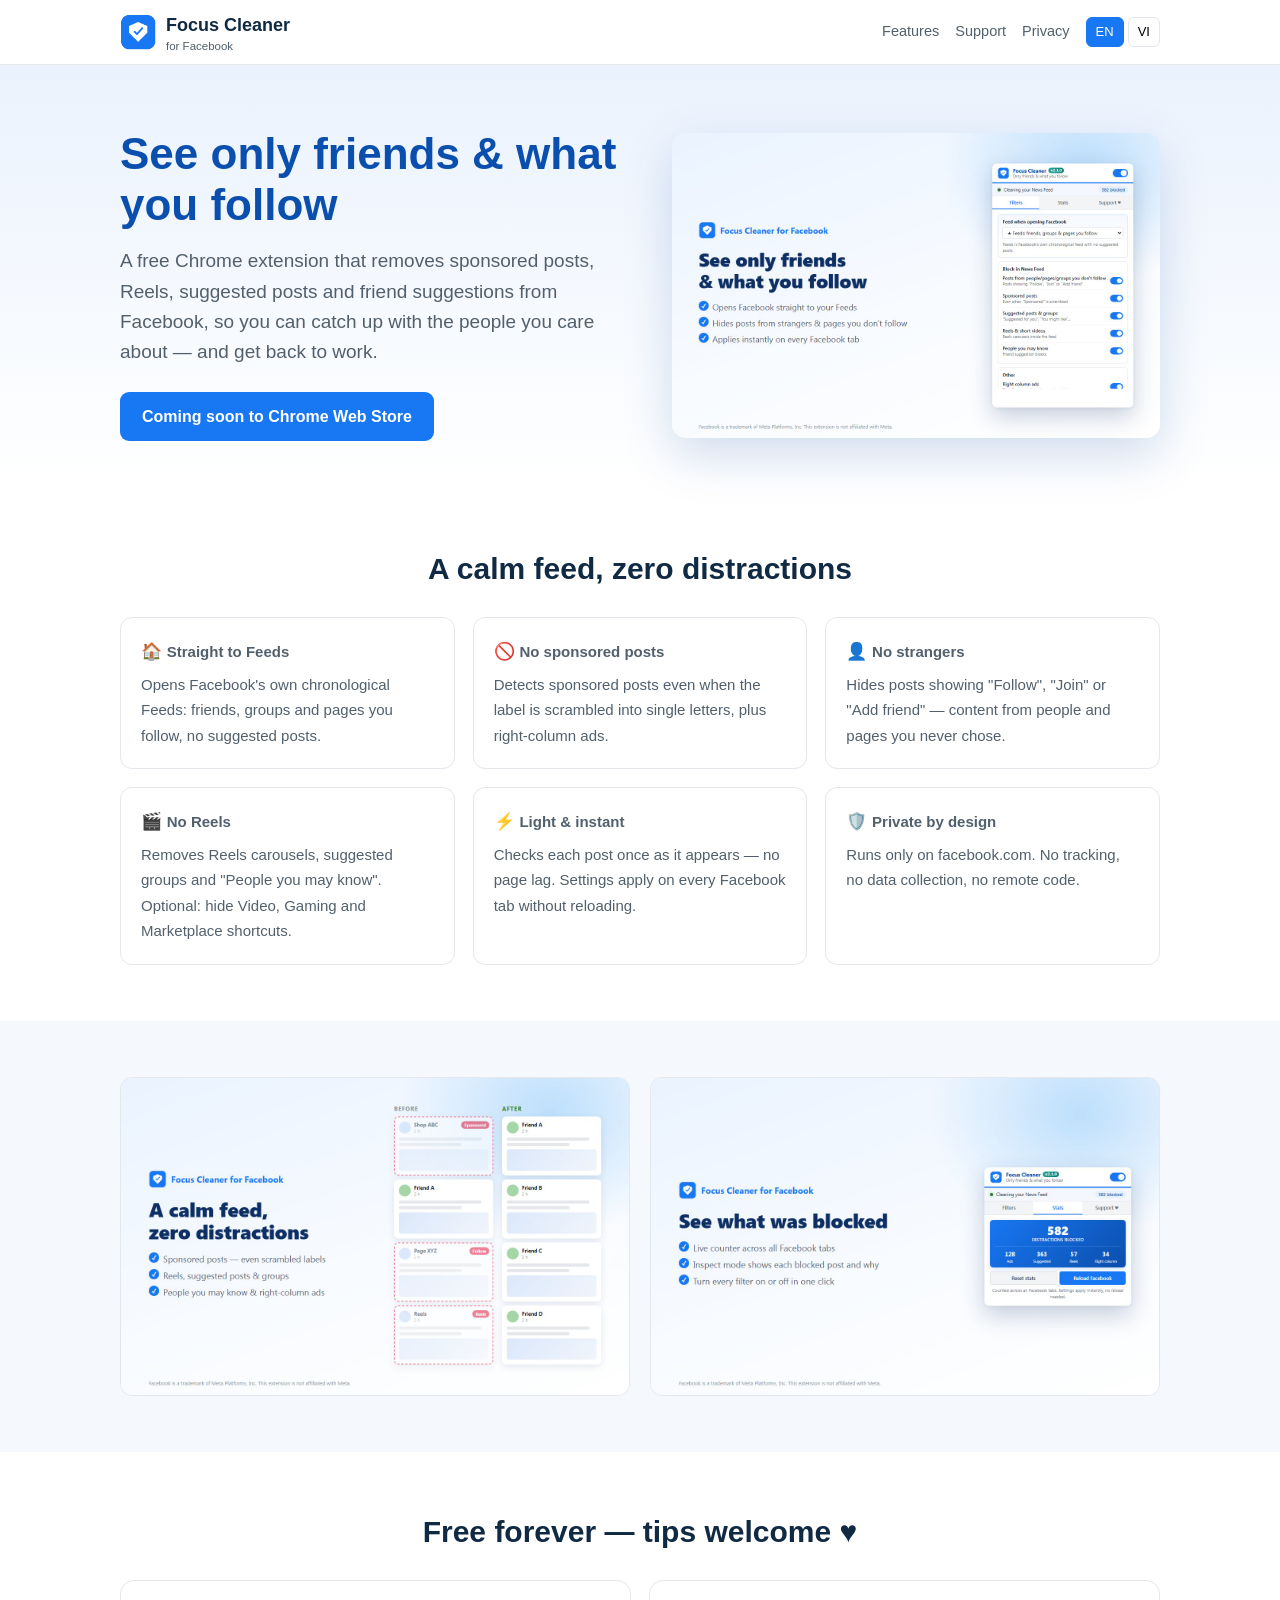
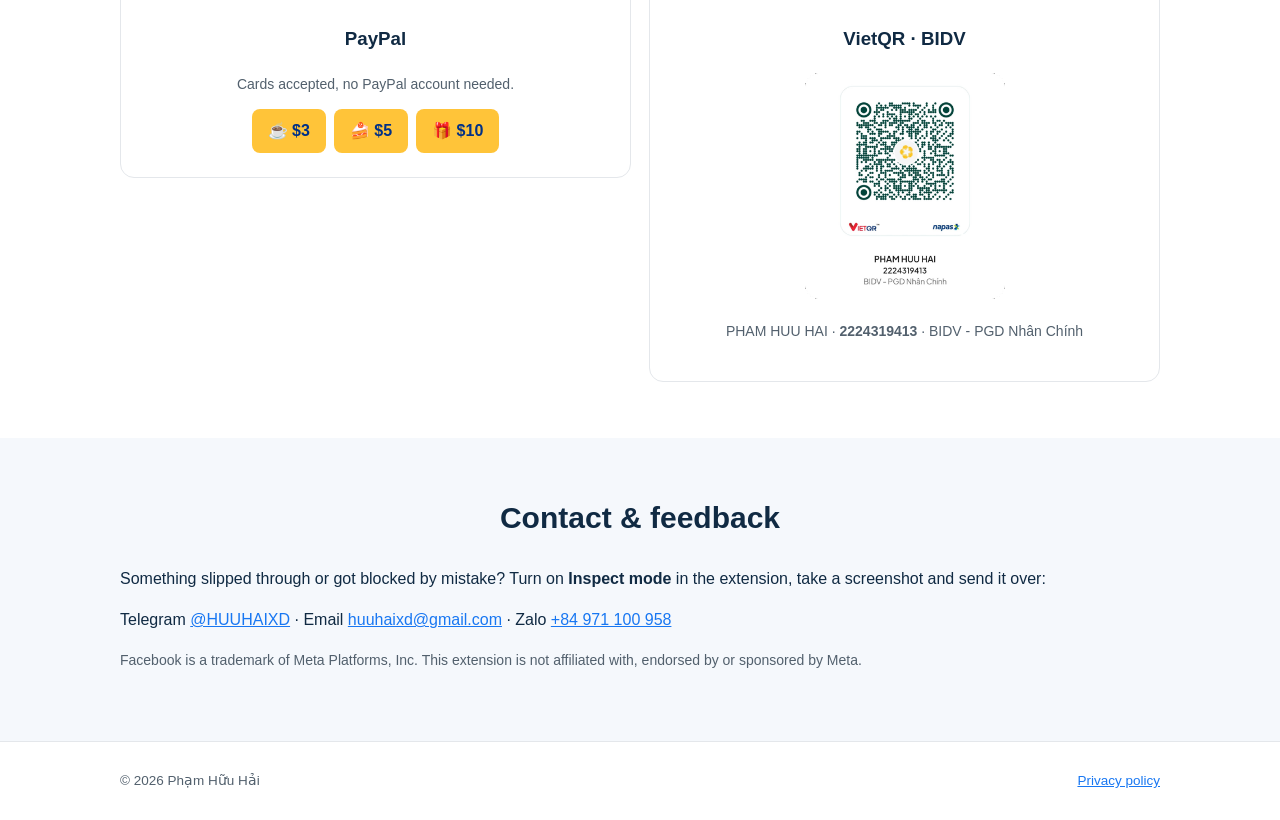
<file: index.html>
<!DOCTYPE html>
<html lang="en">
<head>
  <meta charset="UTF-8">
  <meta name="viewport" content="width=device-width, initial-scale=1">
  <title>Focus Cleaner for Facebook — Only friends & what you follow</title>
  <meta name="description" content="Free Chrome extension: see only posts from friends and pages you follow. Hides sponsored posts, Reels, suggested posts and friend suggestions on Facebook.">
  <link rel="icon" href="favicon.png">
  <link rel="stylesheet" href="style.css">
  <style>
    .donate { display: grid; grid-template-columns: 1fr 1fr; gap: 18px; align-items: start; }
    .donate .plan img { width: 200px; max-width: 100%; }
    .pp { display: flex; gap: 8px; justify-content: center; flex-wrap: wrap; margin-top: 12px; }
    .pp a { background: #ffc439; color: #003087; font-weight: 700; padding: 9px 16px; border-radius: 8px; text-decoration: none; }
    .pp a:hover { background: #f2b827; }
    .note { color: var(--muted); font-size: 14px; }
    @media (max-width: 820px) { .donate { grid-template-columns: 1fr; } }
  </style>
  <script src="lang.js"></script>
</head>
<body>
  <header class="top">
    <div class="wrap">
      <a class="brand" href="index.html"><img src="icon.png" alt=""><span>Focus Cleaner<small>for Facebook</small></span></a>
      <nav>
        <a class="hide-sm" href="#features"><span data-lang="en">Features</span><span data-lang="vi">Tính năng</span></a>
        <a class="hide-sm" href="#support"><span data-lang="en">Support</span><span data-lang="vi">Ủng hộ</span></a>
        <a class="hide-sm" href="privacy.html"><span data-lang="en">Privacy</span><span data-lang="vi">Quyền riêng tư</span></a>
        <span class="lang-switch"><button data-l="en">EN</button> <button data-l="vi">VI</button></span>
      </nav>
    </div>
  </header>

  <div class="hero">
    <div class="wrap">
      <div>
        <h1>
          <span data-lang="en">See only friends & what you follow</span>
          <span data-lang="vi">Chỉ bạn bè & những gì bạn theo dõi</span>
        </h1>
        <p class="lead">
          <span data-lang="en">A free Chrome extension that removes sponsored posts, Reels, suggested posts and friend suggestions from Facebook, so you can catch up with the people you care about — and get back to work.</span>
          <span data-lang="vi">Tiện ích Chrome miễn phí giúp loại bỏ quảng cáo, Reels, bài gợi ý và gợi ý kết bạn trên Facebook — để bạn xem tin của người thân, bạn bè rồi quay lại công việc.</span>
        </p>
        <a class="btn primary" id="cta-store" href="#support"><span data-lang="en">Coming soon to Chrome Web Store</span><span data-lang="vi">Sắp có trên Chrome Web Store</span></a>
      </div>
      <div>
        <img class="shot" data-lang="en" src="shot-en-1.jpg" alt="Focus Cleaner popup">
        <img class="shot" data-lang="vi" src="shot-vi-1.jpg" alt="Giao diện Focus Cleaner">
      </div>
    </div>
  </div>

  <section id="features">
    <div class="wrap">
      <h2><span data-lang="en">A calm feed, zero distractions</span><span data-lang="vi">Bảng tin yên tĩnh, không xao nhãng</span></h2>
      <div class="features">
        <div class="feature"><b>🏠 <span data-lang="en">Straight to Feeds</span><span data-lang="vi">Vào thẳng Feeds</span></b>
          <span data-lang="en">Opens Facebook's own chronological Feeds: friends, groups and pages you follow, no suggested posts.</span>
          <span data-lang="vi">Mở bảng tin Feeds theo thời gian của Facebook: bạn bè, nhóm, trang bạn theo dõi, không bài gợi ý.</span></div>
        <div class="feature"><b>🚫 <span data-lang="en">No sponsored posts</span><span data-lang="vi">Không quảng cáo</span></b>
          <span data-lang="en">Detects sponsored posts even when the label is scrambled into single letters, plus right-column ads.</span>
          <span data-lang="vi">Nhận diện quảng cáo kể cả khi nhãn "Được tài trợ" bị băm thành từng ký tự, cùng quảng cáo cột phải.</span></div>
        <div class="feature"><b>👤 <span data-lang="en">No strangers</span><span data-lang="vi">Không người lạ</span></b>
          <span data-lang="en">Hides posts showing "Follow", "Join" or "Add friend" — content from people and pages you never chose.</span>
          <span data-lang="vi">Ẩn bài có nút "Theo dõi", "Tham gia", "Thêm bạn bè" — nội dung từ người và trang bạn chưa từng chọn.</span></div>
        <div class="feature"><b>🎬 <span data-lang="en">No Reels</span><span data-lang="vi">Không Reels</span></b>
          <span data-lang="en">Removes Reels carousels, suggested groups and "People you may know". Optional: hide Video, Gaming and Marketplace shortcuts.</span>
          <span data-lang="vi">Gỡ khối Reels, gợi ý nhóm, "Những người bạn có thể biết". Tùy chọn ẩn lối tắt Video, Gaming, Marketplace.</span></div>
        <div class="feature"><b>⚡ <span data-lang="en">Light & instant</span><span data-lang="vi">Nhẹ & tức thì</span></b>
          <span data-lang="en">Checks each post once as it appears — no page lag. Settings apply on every Facebook tab without reloading.</span>
          <span data-lang="vi">Mỗi bài chỉ kiểm tra khi xuất hiện — không giật lag. Cài đặt áp dụng ngay trên mọi tab, không cần tải lại.</span></div>
        <div class="feature"><b>🛡️ <span data-lang="en">Private by design</span><span data-lang="vi">Riêng tư tuyệt đối</span></b>
          <span data-lang="en">Runs only on facebook.com. No tracking, no data collection, no remote code.</span>
          <span data-lang="vi">Chỉ chạy trên facebook.com. Không theo dõi, không thu thập dữ liệu, không tải mã từ xa.</span></div>
      </div>
    </div>
  </section>

  <section class="alt">
    <div class="wrap">
      <div class="shots">
        <img data-lang="en" src="shot-en-2.jpg" alt="Before and after"><img data-lang="en" src="shot-en-3.jpg" alt="Stats">
        <img data-lang="vi" src="shot-vi-2.jpg" alt="Trước và sau"><img data-lang="vi" src="shot-vi-3.jpg" alt="Thống kê">
      </div>
    </div>
  </section>

  <section id="support">
    <div class="wrap">
      <h2><span data-lang="en">Free forever — tips welcome ♥</span><span data-lang="vi">Miễn phí mãi mãi — rất cảm ơn bạn ủng hộ ♥</span></h2>
      <div class="donate">
        <div class="plan">
          <h3>PayPal</h3>
          <p class="note"><span data-lang="en">Cards accepted, no PayPal account needed.</span><span data-lang="vi">Thanh toán bằng thẻ quốc tế, không cần tài khoản PayPal.</span></p>
          <div class="pp">
            <a href="https://www.paypal.com/cgi-bin/webscr?cmd=_xclick&business=huuhaixd%40gmail.com&item_name=Support+Focus+Cleaner+for+Facebook+development&amount=3.00&currency_code=USD&no_shipping=1">☕ $3</a>
            <a href="https://www.paypal.com/cgi-bin/webscr?cmd=_xclick&business=huuhaixd%40gmail.com&item_name=Support+Focus+Cleaner+for+Facebook+development&amount=5.00&currency_code=USD&no_shipping=1">🍰 $5</a>
            <a href="https://www.paypal.com/cgi-bin/webscr?cmd=_xclick&business=huuhaixd%40gmail.com&item_name=Support+Focus+Cleaner+for+Facebook+development&amount=10.00&currency_code=USD&no_shipping=1">🎁 $10</a>
          </div>
        </div>
        <div class="plan">
          <h3>VietQR · BIDV</h3>
          <img src="donate_bidv.png" alt="VietQR BIDV 2224319413 PHAM HUU HAI">
          <p class="note">PHAM HUU HAI · <b>2224319413</b> · BIDV - PGD Nhân Chính</p>
        </div>
      </div>
    </div>
  </section>

  <section class="alt" id="contact">
    <div class="wrap">
      <h2><span data-lang="en">Contact & feedback</span><span data-lang="vi">Liên hệ & góp ý</span></h2>
      <p>
        <span data-lang="en">Something slipped through or got blocked by mistake? Turn on <b>Inspect mode</b> in the extension, take a screenshot and send it over:</span>
        <span data-lang="vi">Gặp bài rác lọt lưới hoặc bị chặn nhầm? Bật <b>Chế độ kiểm tra</b> trong tiện ích, chụp màn hình và gửi cho tác giả:</span>
      </p>
      <p>Telegram <a href="https://t.me/HUUHAIXD">@HUUHAIXD</a> · Email <a href="mailto:huuhaixd@gmail.com">huuhaixd@gmail.com</a> · Zalo <a href="https://zalo.me/84971100958">+84 971 100 958</a></p>
      <p class="note">
        <span data-lang="en">Facebook is a trademark of Meta Platforms, Inc. This extension is not affiliated with, endorsed by or sponsored by Meta.</span>
        <span data-lang="vi">Facebook là nhãn hiệu của Meta Platforms, Inc. Tiện ích này không liên kết, không được bảo trợ bởi Meta.</span>
      </p>
    </div>
  </section>

  <footer>
    <div class="wrap">
      <span>© 2026 Phạm Hữu Hải</span>
      <span><a href="privacy.html"><span data-lang="en">Privacy policy</span><span data-lang="vi">Chính sách quyền riêng tư</span></a></span>
    </div>
  </footer>
</body>
</html>
</file>
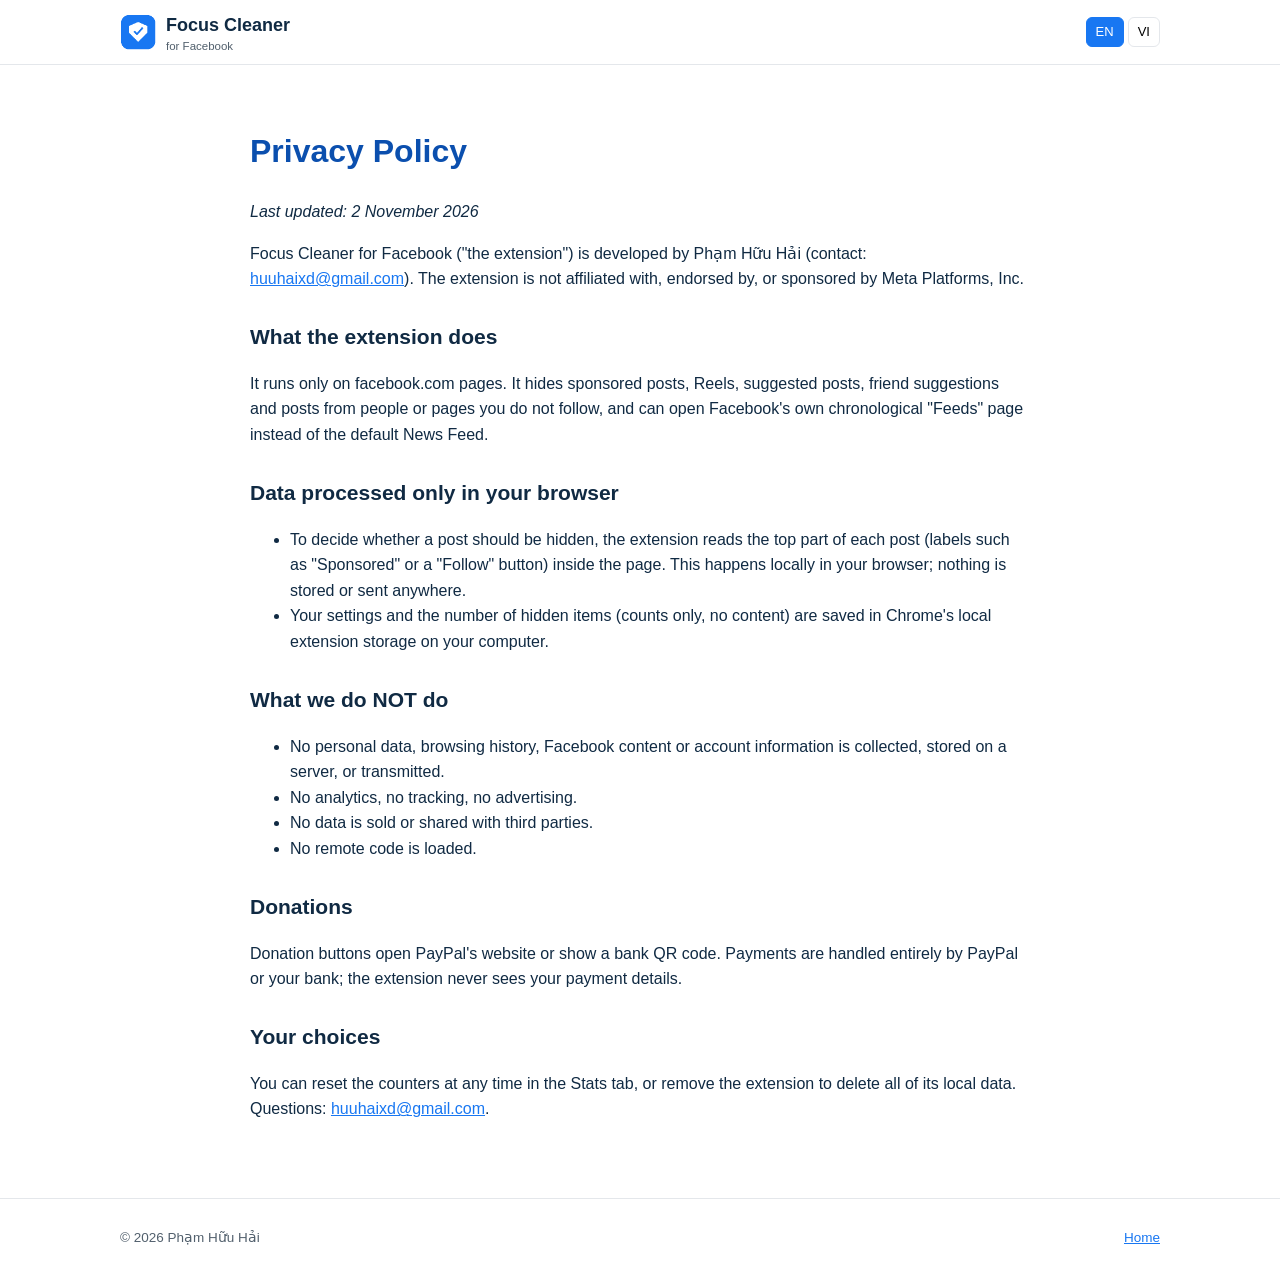
<file: privacy.html>
<!DOCTYPE html>
<html lang="en">
<head>
  <meta charset="UTF-8">
  <meta name="viewport" content="width=device-width, initial-scale=1">
  <title>Privacy Policy — Focus Cleaner for Facebook</title>
  <link rel="icon" href="favicon.png">
  <link rel="stylesheet" href="style.css">
  <script src="lang.js"></script>
</head>
<body>
  <header class="top">
    <div class="wrap">
      <a class="brand" href="index.html"><img src="icon.png" alt=""><span>Focus Cleaner<small>for Facebook</small></span></a>
      <nav><span class="lang-switch"><button data-l="en">EN</button> <button data-l="vi">VI</button></span></nav>
    </div>
  </header>

  <main class="doc">
    <div data-lang="en">
      <h1>Privacy Policy</h1>
      <p><i>Last updated: 2 November 2026</i></p>
      <p>Focus Cleaner for Facebook ("the extension") is developed by Phạm Hữu Hải (contact: <a href="mailto:huuhaixd@gmail.com">huuhaixd@gmail.com</a>). The extension is not affiliated with, endorsed by, or sponsored by Meta Platforms, Inc.</p>
      <h2>What the extension does</h2>
      <p>It runs only on facebook.com pages. It hides sponsored posts, Reels, suggested posts, friend suggestions and posts from people or pages you do not follow, and can open Facebook's own chronological "Feeds" page instead of the default News Feed.</p>
      <h2>Data processed only in your browser</h2>
      <ul>
        <li>To decide whether a post should be hidden, the extension reads the top part of each post (labels such as "Sponsored" or a "Follow" button) inside the page. This happens locally in your browser; nothing is stored or sent anywhere.</li>
        <li>Your settings and the number of hidden items (counts only, no content) are saved in Chrome's local extension storage on your computer.</li>
      </ul>
      <h2>What we do NOT do</h2>
      <ul>
        <li>No personal data, browsing history, Facebook content or account information is collected, stored on a server, or transmitted.</li>
        <li>No analytics, no tracking, no advertising.</li>
        <li>No data is sold or shared with third parties.</li>
        <li>No remote code is loaded.</li>
      </ul>
      <h2>Donations</h2>
      <p>Donation buttons open PayPal's website or show a bank QR code. Payments are handled entirely by PayPal or your bank; the extension never sees your payment details.</p>
      <h2>Your choices</h2>
      <p>You can reset the counters at any time in the Stats tab, or remove the extension to delete all of its local data. Questions: <a href="mailto:huuhaixd@gmail.com">huuhaixd@gmail.com</a>.</p>
    </div>

    <div data-lang="vi">
      <h1>Chính sách quyền riêng tư</h1>
      <p><i>Cập nhật: 02/11/2026</i></p>
      <p>Focus Cleaner for Facebook ("tiện ích") do Phạm Hữu Hải phát triển (liên hệ: <a href="mailto:huuhaixd@gmail.com">huuhaixd@gmail.com</a>). Tiện ích không liên kết, không được bảo trợ bởi Meta Platforms, Inc.</p>
      <h2>Tiện ích làm gì</h2>
      <p>Tiện ích chỉ chạy trên các trang facebook.com. Nó ẩn quảng cáo, Reels, bài gợi ý, gợi ý kết bạn và bài của người/trang bạn chưa theo dõi; đồng thời có thể mở bảng tin "Feeds" theo thời gian của chính Facebook thay cho bảng tin mặc định.</p>
      <h2>Dữ liệu chỉ xử lý trong trình duyệt của bạn</h2>
      <ul>
        <li>Để quyết định có ẩn một bài hay không, tiện ích đọc phần đầu của bài (nhãn như "Được tài trợ" hay nút "Theo dõi") ngay trên trang. Việc này diễn ra cục bộ, không lưu lại và không gửi đi đâu.</li>
        <li>Cài đặt và số lượng mục đã ẩn (chỉ là con số, không có nội dung) được lưu trong bộ nhớ cục bộ của Chrome trên máy bạn.</li>
      </ul>
      <h2>Chúng tôi KHÔNG</h2>
      <ul>
        <li>Thu thập, lưu trên máy chủ hay gửi đi bất kỳ dữ liệu cá nhân, lịch sử duyệt web, nội dung Facebook hay thông tin tài khoản nào.</li>
        <li>Phân tích, theo dõi hay chạy quảng cáo.</li>
        <li>Bán hoặc chia sẻ dữ liệu cho bên thứ ba.</li>
        <li>Tải mã từ xa.</li>
      </ul>
      <h2>Ủng hộ</h2>
      <p>Nút ủng hộ mở trang PayPal hoặc hiển thị mã QR ngân hàng. Việc thanh toán do PayPal hoặc ngân hàng của bạn xử lý; tiện ích không bao giờ thấy thông tin thanh toán.</p>
      <h2>Quyền của bạn</h2>
      <p>Bạn có thể đặt lại bộ đếm bất kỳ lúc nào ở thẻ Thống kê, hoặc gỡ tiện ích để xóa toàn bộ dữ liệu cục bộ. Thắc mắc: <a href="mailto:huuhaixd@gmail.com">huuhaixd@gmail.com</a>.</p>
    </div>
  </main>

  <footer>
    <div class="wrap">
      <span>© 2026 Phạm Hữu Hải</span>
      <span><a href="index.html">Home</a></span>
    </div>
  </footer>
</body>
</html>
</file>
<file: style.css>
:root {
  --c: #1877f2;
  --c-dark: #0b4fae;
  --ink: #102a43;
  --muted: #52606d;
  --line: #e4e7eb;
  --bg: #f5f8fc;
}

* {
  box-sizing: border-box;
}

[hidden] {
  display: none !important;
}

body {
  margin: 0;
  font-family: "Segoe UI", Roboto, "Helvetica Neue", Arial, sans-serif;
  color: var(--ink);
  background: #ffffff;
  line-height: 1.6;
}

a {
  color: var(--c);
}

.wrap {
  max-width: 1080px;
  margin: 0 auto;
  padding: 0 20px;
}

header.top {
  position: sticky;
  top: 0;
  z-index: 5;
  background: rgba(255, 255, 255, 0.92);
  backdrop-filter: blur(8px);
  border-bottom: 1px solid var(--line);
}

header.top .wrap {
  display: flex;
  align-items: center;
  gap: 12px;
  height: 64px;
}

.brand {
  display: flex;
  align-items: center;
  gap: 10px;
  text-decoration: none;
  color: var(--ink);
  font-weight: 700;
  font-size: 18px;
}

.brand img {
  width: 36px;
  height: 36px;
  border-radius: 8px;
}

.brand small {
  display: block;
  font-weight: 400;
  font-size: 11.5px;
  color: var(--muted);
  line-height: 1.1;
}

nav {
  margin-left: auto;
  display: flex;
  gap: 16px;
  align-items: center;
  font-size: 14.5px;
}

nav a {
  text-decoration: none;
  color: var(--muted);
}

nav a:hover {
  color: var(--c);
}

.lang-switch button {
  border: 1px solid var(--line);
  background: #ffffff;
  padding: 4px 9px;
  border-radius: 6px;
  cursor: pointer;
  font: inherit;
  font-size: 13px;
}

.lang-switch button.on {
  background: var(--c);
  border-color: var(--c);
  color: #ffffff;
}

.hero {
  background: linear-gradient(180deg, #eaf2fd, #ffffff);
  padding: 64px 0 40px;
}

.hero .wrap {
  display: grid;
  grid-template-columns: 1.05fr 1fr;
  gap: 40px;
  align-items: center;
}

.hero h1 {
  font-size: 44px;
  line-height: 1.15;
  margin: 0 0 16px;
  color: var(--c-dark);
}

.hero p.lead {
  font-size: 19px;
  color: var(--muted);
  margin: 0 0 24px;
}

.hero img.shot {
  width: 100%;
  border-radius: 14px;
  box-shadow: 0 18px 50px rgba(13, 71, 161, 0.18);
}

.btn {
  display: inline-block;
  padding: 12px 22px;
  border-radius: 9px;
  font-weight: 600;
  text-decoration: none;
  margin: 0 8px 8px 0;
}

.btn.primary {
  background: var(--c);
  color: #ffffff;
}

.btn.primary:hover {
  background: var(--c-dark);
}

.btn.ghost {
  border: 1px solid var(--c);
  color: var(--c);
}

section {
  padding: 56px 0;
}

section h2 {
  font-size: 30px;
  margin: 0 0 24px;
  text-align: center;
}

.features {
  display: grid;
  grid-template-columns: repeat(3, 1fr);
  gap: 18px;
}

.feature {
  border: 1px solid var(--line);
  border-radius: 12px;
  padding: 20px;
  background: #ffffff;
}

.feature b {
  display: block;
  font-size: 17px;
  margin-bottom: 6px;
}

.feature span {
  color: var(--muted);
  font-size: 15px;
}

.alt {
  background: var(--bg);
}

.shots {
  display: grid;
  grid-template-columns: 1fr 1fr;
  gap: 20px;
}

.shots img {
  width: 100%;
  border-radius: 12px;
  border: 1px solid var(--line);
}

.pricing {
  display: grid;
  grid-template-columns: repeat(3, 1fr);
  gap: 18px;
}

.plan {
  border: 1px solid var(--line);
  border-radius: 14px;
  padding: 24px;
  background: #ffffff;
  text-align: center;
}

.plan.best {
  border: 2px solid var(--c);
  box-shadow: 0 10px 30px rgba(21, 101, 192, 0.12);
}

.plan .price {
  font-size: 34px;
  font-weight: 700;
  color: var(--c-dark);
  margin: 8px 0;
}

.plan ul {
  text-align: left;
  padding-left: 18px;
  color: var(--muted);
  font-size: 15px;
}

.doc {
  max-width: 820px;
  margin: 0 auto;
  padding: 40px 20px 60px;
}

.doc h1 {
  color: var(--c-dark);
}

.doc h2 {
  font-size: 21px;
  margin-top: 28px;
}

footer {
  border-top: 1px solid var(--line);
  padding: 28px 0;
  color: var(--muted);
  font-size: 13.5px;
}

footer .wrap {
  display: flex;
  flex-wrap: wrap;
  gap: 8px 24px;
  justify-content: space-between;
}

[data-lang] {
  display: none;
}

html[lang="en"] [data-lang="en"],
html[lang="vi"] [data-lang="vi"] {
  display: revert;
}

@media (max-width: 820px) {
  .hero .wrap,
  .features,
  .shots,
  .pricing {
    grid-template-columns: 1fr;
  }

  .hero h1 {
    font-size: 34px;
  }

  nav .hide-sm {
    display: none;
  }
}
</file>
